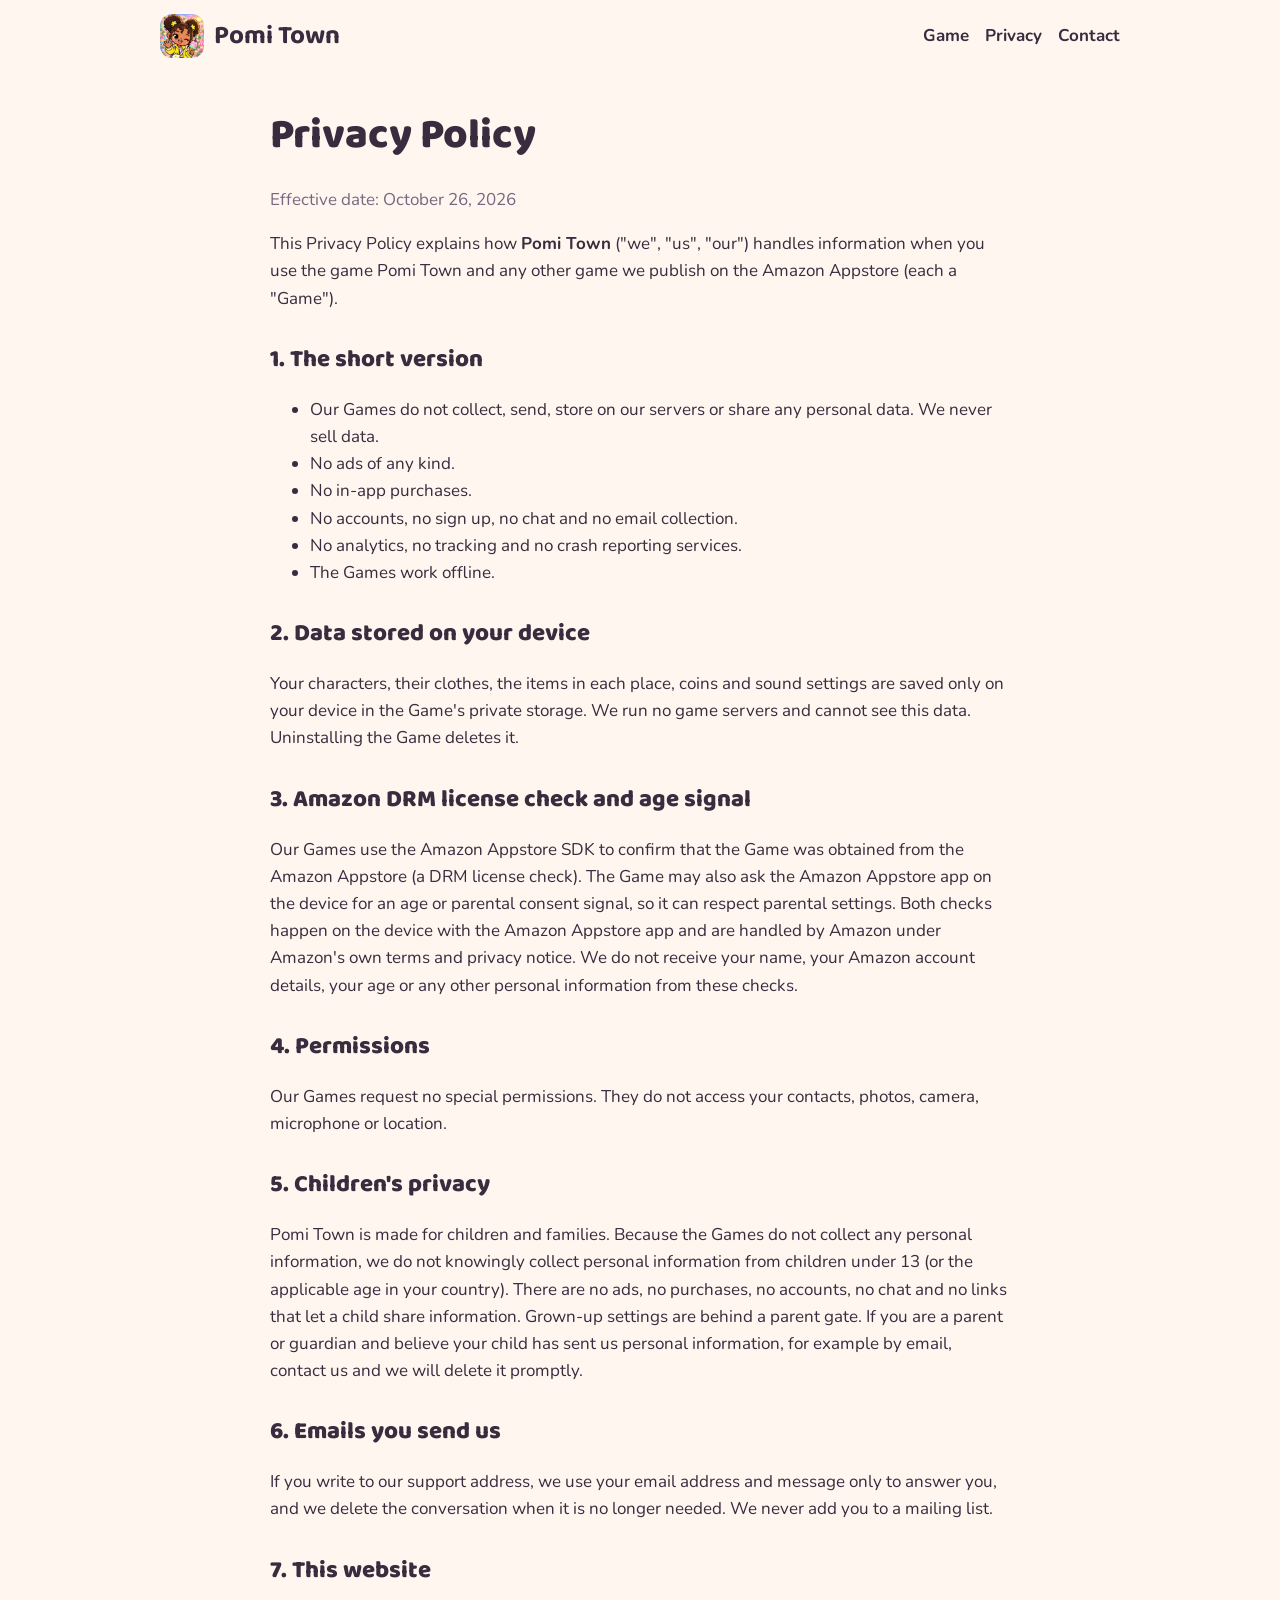
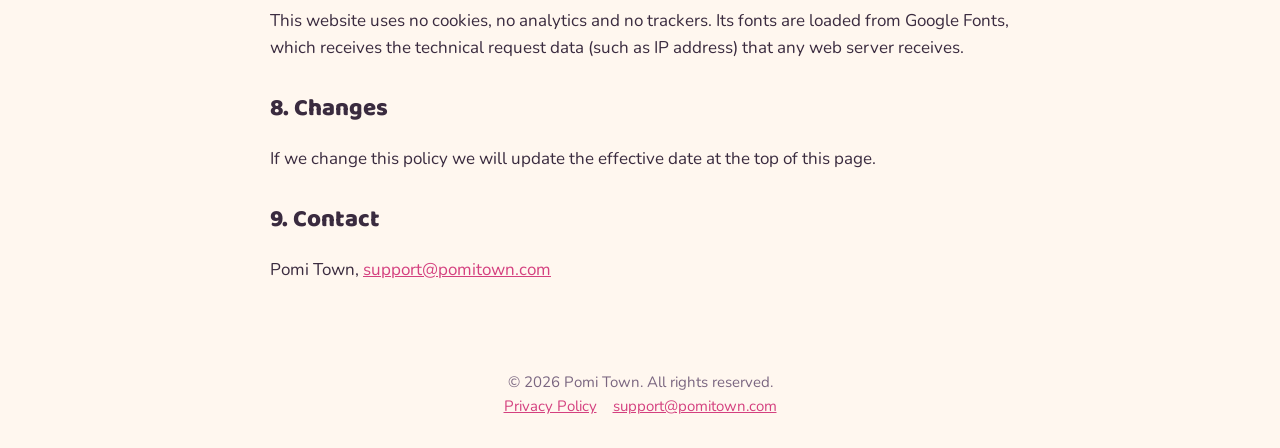
<file: privacy.html>
<!DOCTYPE html><html lang="en"><head><meta charset="UTF-8"><meta name="viewport" content="width=device-width, initial-scale=1.0"><meta name="theme-color" content="#fff7ef"><link rel="icon" href="icon.png"><link rel="preconnect" href="https://fonts.googleapis.com"><link rel="preconnect" href="https://fonts.gstatic.com" crossorigin><link href="https://fonts.googleapis.com/css2?family=Baloo+2:wght@800&family=Nunito:wght@400;700;800&display=swap" rel="stylesheet"><link rel="stylesheet" href="style.css"><title>Privacy Policy | Pomi Town</title><meta name="description" content="Privacy policy for Pomi Town: no data collection, no ads, no accounts."></head><body>
<nav class="nav"><a class="brand" href="index.html"><img src="icon.png" alt="">Pomi Town</a><ul><li><a href="index.html#game">Game</a></li><li><a href="privacy.html">Privacy</a></li><li><a href="index.html#contact">Contact</a></li></ul></nav>
<main class="prose">
<h1>Privacy Policy</h1>
<p class="meta">Effective date: October 26, 2026</p>
<p>This Privacy Policy explains how <strong>Pomi Town</strong> ("we", "us", "our") handles information when you use the game Pomi Town and any other game we publish on the Amazon Appstore (each a "Game").</p>
<h2>1. The short version</h2>
<ul>
<li>Our Games do not collect, send, store on our servers or share any personal data. We never sell data.</li>
<li>No ads of any kind.</li>
<li>No in-app purchases.</li>
<li>No accounts, no sign up, no chat and no email collection.</li>
<li>No analytics, no tracking and no crash reporting services.</li>
<li>The Games work offline.</li>
</ul>
<h2>2. Data stored on your device</h2>
<p>Your characters, their clothes, the items in each place, coins and sound settings are saved only on your device in the Game's private storage. We run no game servers and cannot see this data. Uninstalling the Game deletes it.</p>
<h2>3. Amazon DRM license check and age signal</h2>
<p>Our Games use the Amazon Appstore SDK to confirm that the Game was obtained from the Amazon Appstore (a DRM license check). The Game may also ask the Amazon Appstore app on the device for an age or parental consent signal, so it can respect parental settings. Both checks happen on the device with the Amazon Appstore app and are handled by Amazon under Amazon's own terms and privacy notice. We do not receive your name, your Amazon account details, your age or any other personal information from these checks.</p>
<h2>4. Permissions</h2>
<p>Our Games request no special permissions. They do not access your contacts, photos, camera, microphone or location.</p>
<h2>5. Children's privacy</h2>
<p>Pomi Town is made for children and families. Because the Games do not collect any personal information, we do not knowingly collect personal information from children under 13 (or the applicable age in your country). There are no ads, no purchases, no accounts, no chat and no links that let a child share information. Grown-up settings are behind a parent gate. If you are a parent or guardian and believe your child has sent us personal information, for example by email, contact us and we will delete it promptly.</p>
<h2>6. Emails you send us</h2>
<p>If you write to our support address, we use your email address and message only to answer you, and we delete the conversation when it is no longer needed. We never add you to a mailing list.</p>
<h2>7. This website</h2>
<p>This website uses no cookies, no analytics and no trackers. Its fonts are loaded from Google Fonts, which receives the technical request data (such as IP address) that any web server receives.</p>
<h2>8. Changes</h2>
<p>If we change this policy we will update the effective date at the top of this page.</p>
<h2>9. Contact</h2>
<p>Pomi Town, <a href="mailto:support@pomitown.com">support@pomitown.com</a></p>
</main>
<footer>&copy; 2026 Pomi Town. All rights reserved.<br><a href="privacy.html">Privacy Policy</a><a href="mailto:support@pomitown.com">support@pomitown.com</a></footer></body></html>
</file>
<file: style.css>
:root{--bg:#fff7ef;--ink:#3a2b3f;--soft:#7a6680;--pink:#ff7eb6;--mint:#5fd3b5;--sun:#ffc94a;--card:#ffffff}
*{box-sizing:border-box}
body{margin:0;background:var(--bg);color:var(--ink);font:17px/1.6 "Nunito",system-ui,sans-serif}
a{color:#d4407f}
.nav{display:flex;align-items:center;justify-content:space-between;padding:14px 20px;max-width:1000px;margin:0 auto}
.brand{display:flex;align-items:center;gap:10px;text-decoration:none;color:var(--ink);font:800 26px "Baloo 2",sans-serif}
.brand img{width:44px;height:44px;border-radius:12px}
.nav ul{list-style:none;display:flex;gap:16px;margin:0;padding:0}
.nav a{text-decoration:none;font-weight:700;color:var(--ink)}
.hero{max-width:1000px;margin:10px auto 0;padding:30px 20px;display:grid;grid-template-columns:1.1fr 1fr;gap:30px;align-items:center}
.hero h1{font:800 54px/1.05 "Baloo 2",sans-serif;margin:0 0 12px}
.hero h1 span{color:var(--pink)}
.hero p{font-size:19px;color:var(--soft);margin:0 0 18px}
.pills{display:flex;flex-wrap:wrap;gap:8px;padding:0;margin:0;list-style:none}
.pills li{background:var(--card);border:2px solid #f3dce8;border-radius:999px;padding:6px 14px;font-weight:700;font-size:15px}
.hero img{width:100%;border-radius:28px;box-shadow:0 14px 40px #e6b8cf66}
.btn{display:inline-block;margin-top:20px;background:var(--pink);color:#fff;text-decoration:none;font-weight:800;padding:12px 26px;border-radius:999px;box-shadow:0 6px 0 #d4407f}
section{max-width:1000px;margin:0 auto;padding:30px 20px}
.grid{display:grid;grid-template-columns:repeat(3,1fr);gap:16px}
.card{background:var(--card);border-radius:22px;padding:18px;box-shadow:0 6px 18px #f0d6e255}
.card h3{margin:0 0 6px;font:800 21px "Baloo 2",sans-serif}
.prose{max-width:780px;margin:0 auto;padding:20px 20px 40px}
.prose h1{font:800 42px "Baloo 2",sans-serif;margin:10px 0}
.prose h2{font:800 24px "Baloo 2",sans-serif;margin:28px 0 6px}
.meta{color:var(--soft)}
footer{text-align:center;padding:30px 20px;color:var(--soft);font-size:15px}
footer a{margin:0 8px}
@media (max-width:760px){.hero{grid-template-columns:1fr}.hero h1{font-size:40px}.grid{grid-template-columns:1fr}.nav ul{gap:10px;font-size:15px}}
</file>
